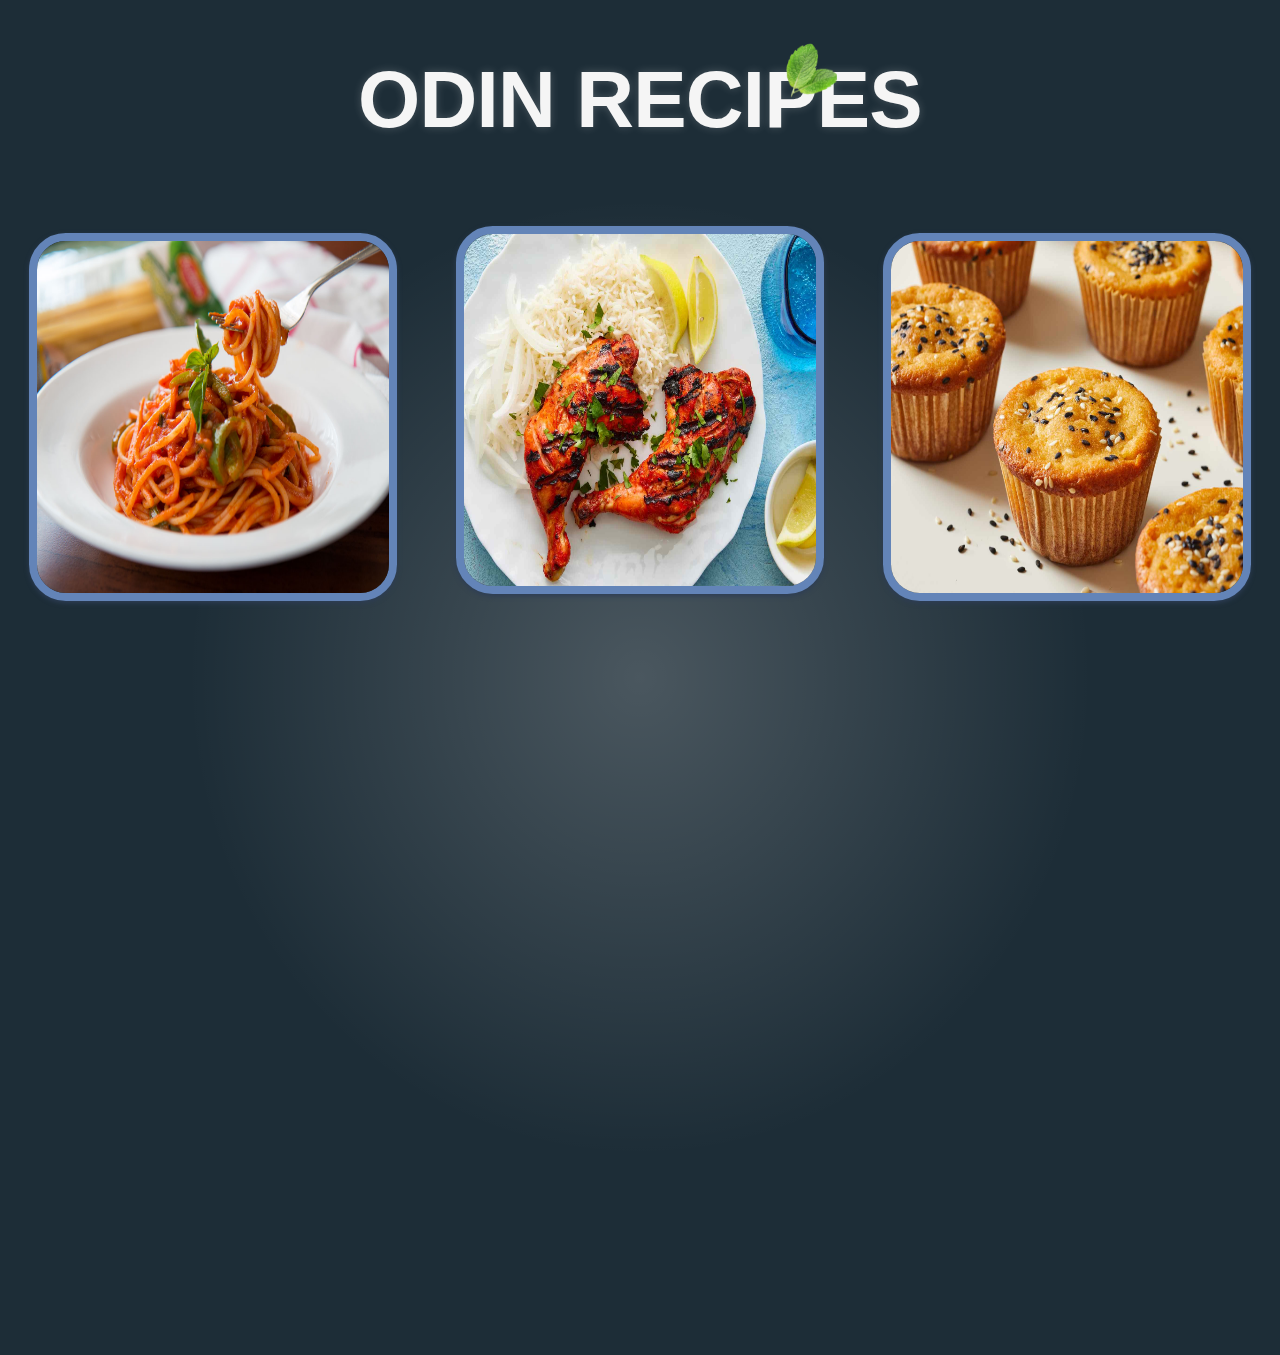
<file: index.html>
<!DOCTYPE html>
<html lang="en">
<head>
    <meta charset="UTF-8">
    <meta name="viewport" content="width=device-width, initial-scale=1.0">
    <title>Odin Recipes</title>
    <link rel="stylesheet" href="styles.css">
</head>
<body>
    <header class="container">
        <h1>ODIN RECIPES</h1>
    </header>

    <main>
        <div class="container">
            <div class="recipe">
                <a href="recipes/Spaghetti.html" class="Spaghetti">
                    <img src="assets/Spaghetti.jpg" alt="A fork lifting a spoonful of Spaghetti">
                </a>
                <div class="recipe_description">
                    <h3>Spaghetti</h3>
                    <p>It is a classic Italian dish made with al dente spaghetti, simmered in a rich tomato sauce infused with garlic and fresh basil. This simple yet flavorful meal is a staple of Italian cuisine, often enjoyed with a sprinkle of Parmesan cheese. It’s a beloved comfort food that captures the essence of traditional Italian cooking.</p>
                </div>
            </div>
            <div class="recipe">
                <a href="recipes/Tandoori _Chicken.html" class="tandoori-chicken">
                    <img src="assets/tandoori-chicken.jpg" alt="Tandoori Chicken alongside some Rice and Cabbage">
                </a>
                <div class="recipe_description">
                    <h3>Tandoori Chicken</h3>
                    <p>Tandoori chicken is a popular Indian dish where chicken is marinated in yogurt and a blend of spices, then roasted in a tandoor, a cylindrical clay oven. This method gives the chicken a smoky flavor and a vibrant red color. It’s often served with mint chutney and naan, making it a favorite at Indian restaurants worldwide.</p>
                </div>
            </div>
            <div class="recipe">
                <a href="recipes/Mochi_Muffins.html" class="mochi-muffins">
                    <img src="assets/mochi muffins.jpg" alt="Mochi Muffins sprinkled with sesame seeds">
                </a>
                <div class="recipe_description">
                    <h3>Mochi Muffins</h3>
                    <p>Mochi muffins are Japanese desserts made with sweet rice flour, coconut milk, and butter. These muffins are chewy on the inside and slightly crispy on the outside, offering a unique texture and sweet flavor. Perfect as a snack or dessert, they bring a taste of mochi in a convenient muffin form.</p>
                </div>
            </div>
        </div>
        <div class="footer container">
            <div class="item item1">The</div>
            <div class="item item2">recipes</div>
            <div class="item item3">are</div>
            <div class="item item4">taken</div>
            <div class="item item5">from</div>
            <div class="item item6"><a href="https://www.allrecipes.com/">allrecipes.com.</a></div>
        </div>
    </main>
    
</body>
</html>
</file>
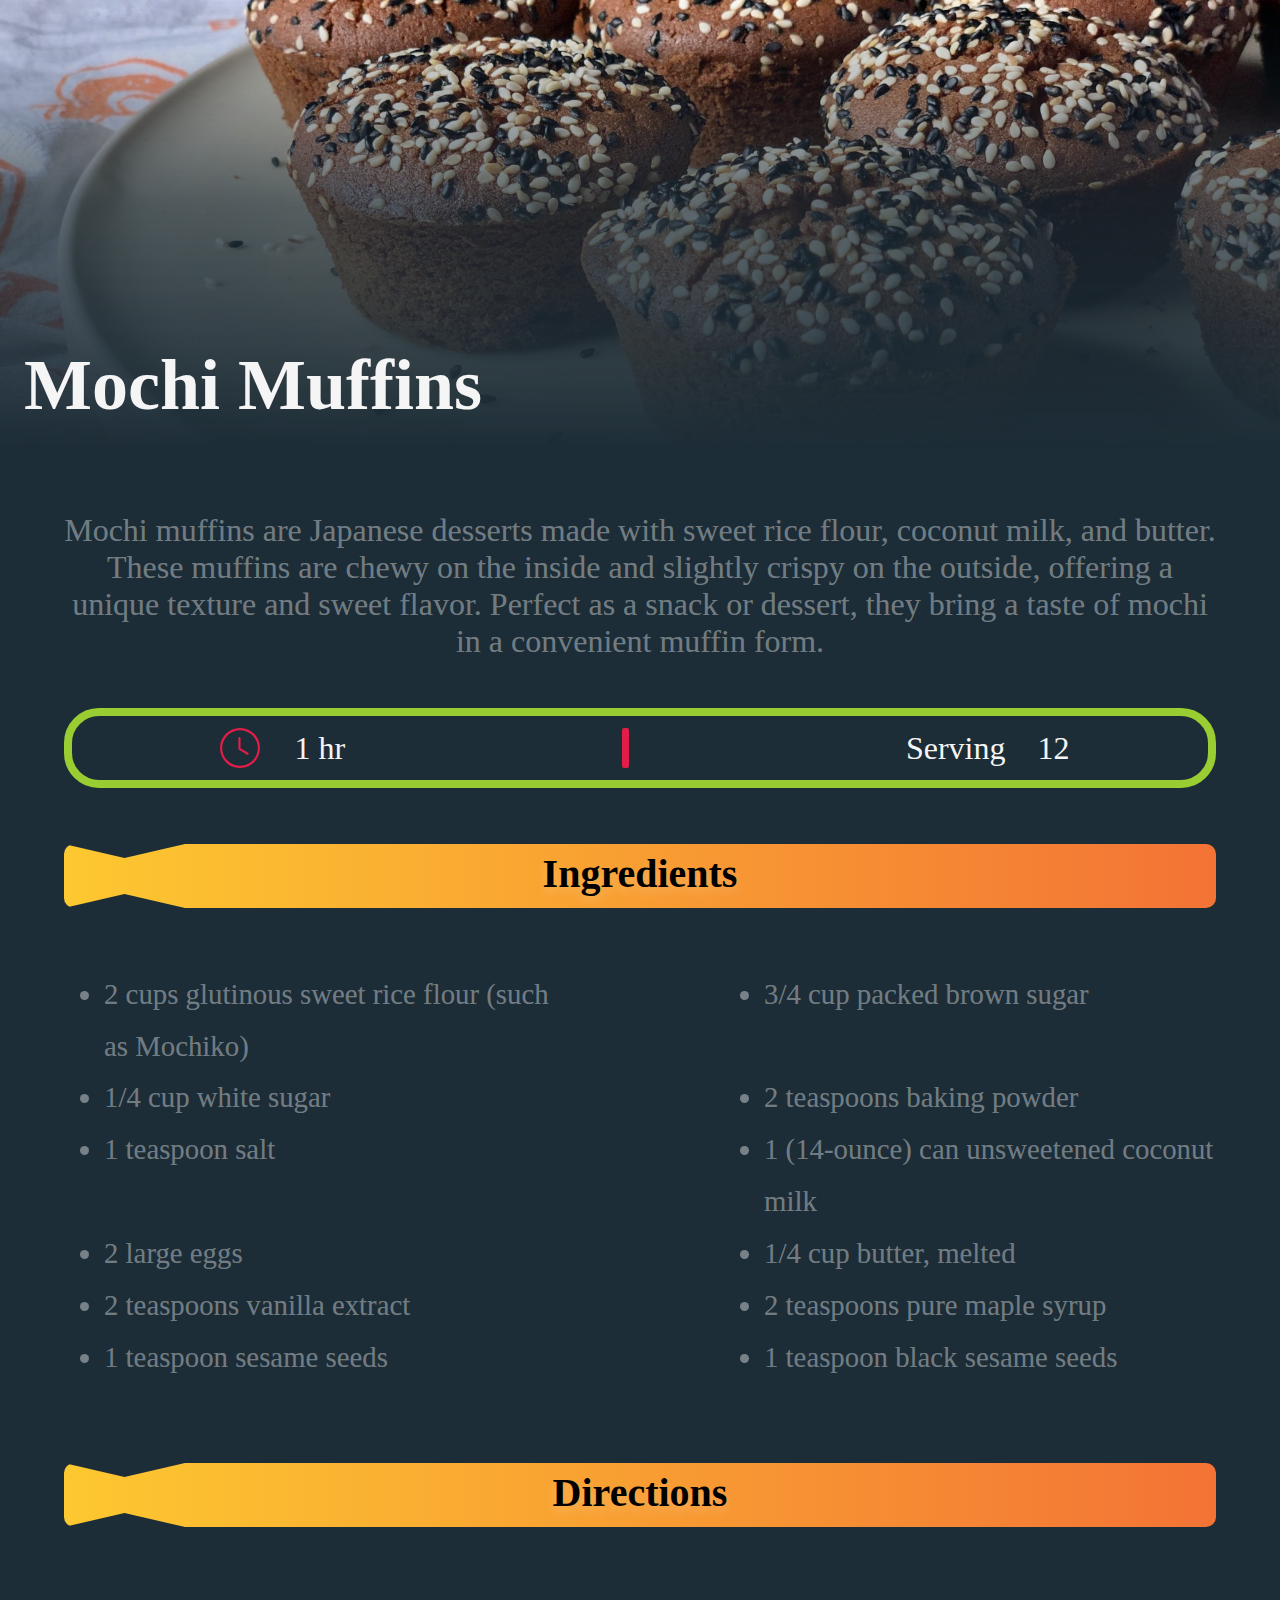
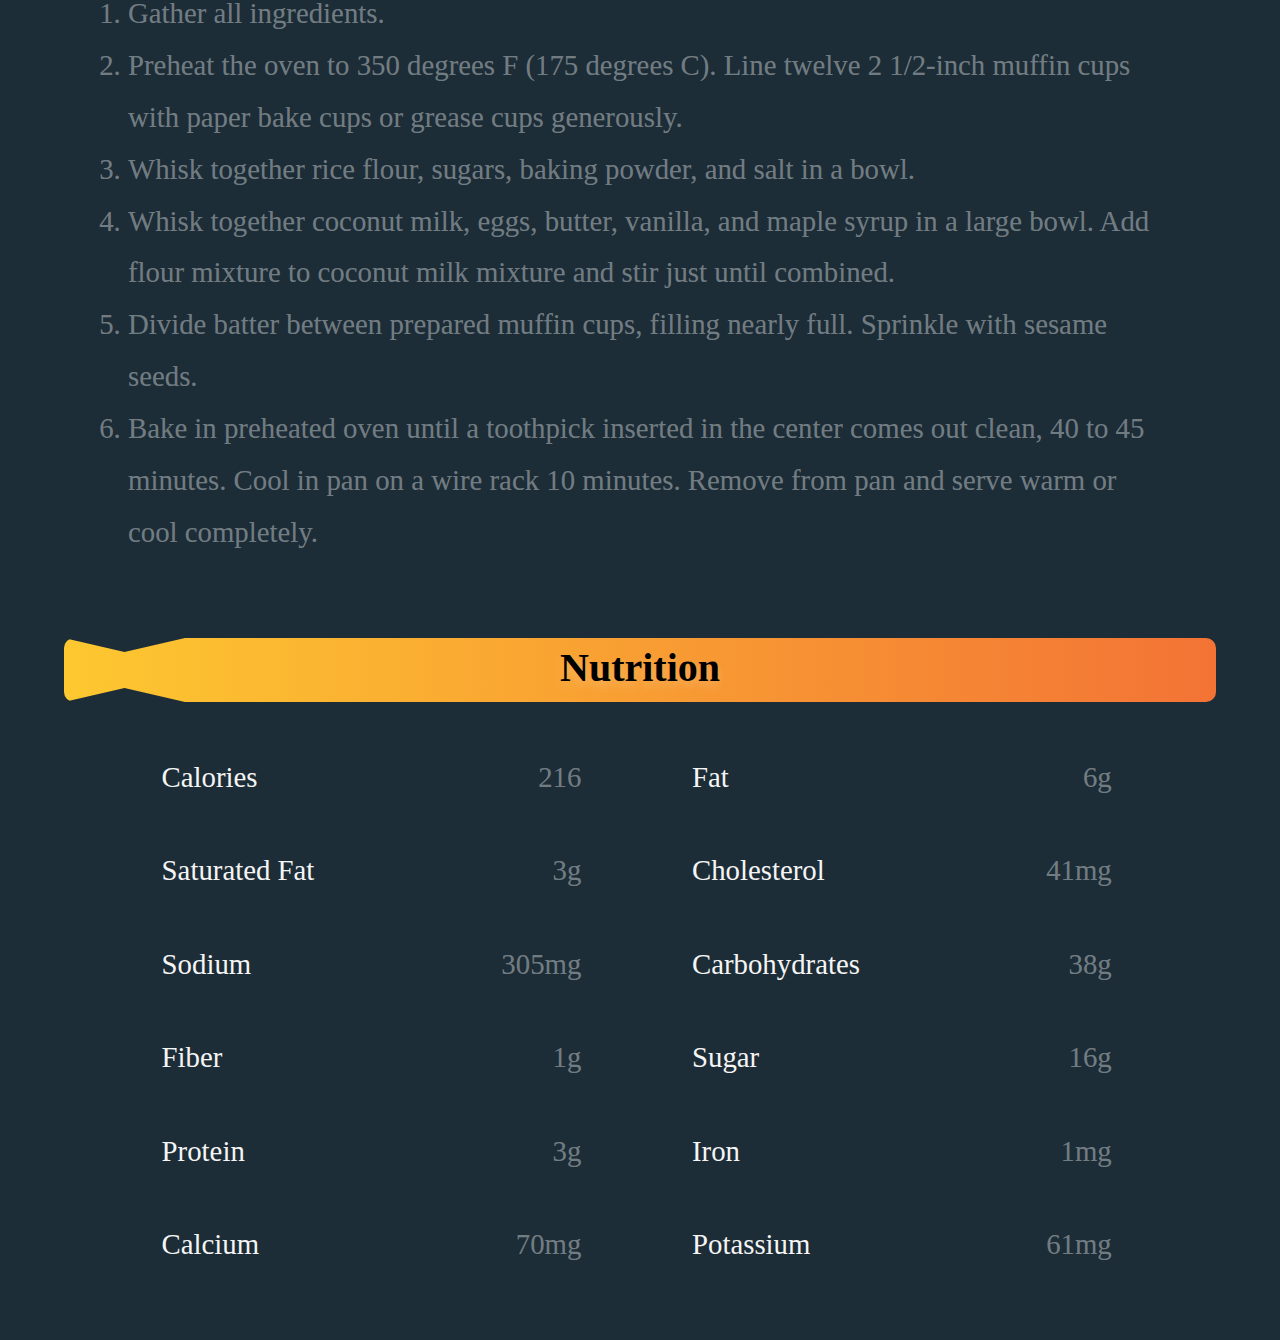
<file: recipes/Mochi_Muffins.html>
<!DOCTYPE html>
<html lang="en">
<head>
    <meta charset="UTF-8">
    <meta name="viewport" content="width=device-width, initial-scale=1.0">
    <title>Mochi Muffins</title>
    <link rel="stylesheet" href="Mochi_muffins.css">
</head>
<body>
    <header class="hero">
        <div class="hero__wrapper">
            <h1 class="hero__title">Mochi Muffins</h1>
            <img src="../assets/Mochi-LS.jpeg" alt="Mochi Muffins with sesame & black sesame seeds on top" class="hero__image">
        </div>
    </header>

    <main>
        <div class="content container">
            <div class="container_description">
                <p>
                    Mochi muffins are Japanese desserts made with sweet rice flour, coconut milk, and butter. These muffins are chewy on the inside and slightly crispy on the outside, offering a unique texture and sweet flavor. Perfect as a snack or dessert, they bring a taste of mochi in a convenient muffin form.
                </p>
            </div>
            <div class="wrapper">
                <div class="timing">
                    <img src="../assets/clock_rose.svg" alt="clock">
                    <span>1 hr</span>
                </div>
                <div class="divider">
                    <img src="../assets/divider_rose.svg" alt="divider">
                </div>
                <div class="serving">
                    <span>Serving</span> 
                    <span>12</span>
                </div>
            </div>
            <div class="ingredients">
                <div class="ingredients__title">
                    <h3>Ingredients</h3>
                </div>
                
                <ul class="ingredients__lists">
                    <li>2 cups glutinous sweet rice flour (such as Mochiko)</li>
                    <li>3/4 cup packed brown sugar</li>
                    <li>1/4 cup white sugar</li>
                    <li>2 teaspoons baking powder</li>
                    <li>1 teaspoon salt</li>
                    <li>1 (14-ounce) can unsweetened coconut milk</li>
                    <li>2 large eggs</li>
                    <li>1/4 cup butter, melted</li>
                    <li>2 teaspoons vanilla extract</li>
                    <li>2 teaspoons pure maple syrup</li>
                    <li>1 teaspoon sesame seeds</li>
                    <li>1 teaspoon black sesame seeds</li>
                </ul>
            </div>
            <div class="direction">
                <div class="direction__title">
                    <h3>Directions</h3>
                </div>
    
                <ol class="recipe__directions">
                    <li>Gather all ingredients.</li>
                    <li>Preheat the oven to 350 degrees F (175 degrees C). Line twelve 2 1/2-inch muffin cups with paper bake cups or grease cups generously.</li>
                    <li>Whisk together rice flour, sugars, baking powder, and salt in a bowl.</li>
                    <li>Whisk together coconut milk, eggs, butter, vanilla, and maple syrup in a large bowl. Add flour mixture to coconut milk mixture and stir just until combined.</li>
                    <li>Divide batter between prepared muffin cups, filling nearly full. Sprinkle with sesame seeds.</li>
                    <li>Bake in preheated oven until a toothpick inserted in the center comes out clean, 40 to 45 minutes. Cool in pan on a wire rack 10 minutes. Remove from pan and serve warm or cool completely. </li>
                </ol>
            </div>
            <div class="nutrition">
                <div class="nutrition__title">
                    <h3>Nutrition</h3>
                </div>
    
                <ul class="nutrition__table">
                    <li><span>Calories</span> 216</li>
                    <li><span>Fat</span> 6g</li>
                    <li><span>Saturated Fat</span> 3g</li>
                    <li><span>Cholesterol</span> 41mg</li>
                    <li><span>Sodium</span> 305mg</li>
                    <li><span>Carbohydrates</span> 38g</li>
                    <li><span>Fiber</span> 1g</li>
                    <li><span>Sugar</span> 16g</li>
                    <li><span>Protein</span> 3g</li>
                    <li><span>Iron</span> 1mg</li>
                    <li><span>Calcium</span> 70mg</li>
                    <li><span>Potassium</span> 61mg</li>
                </ul>
            </div>
        </div>
    </main>
</body>
</html>
</file>
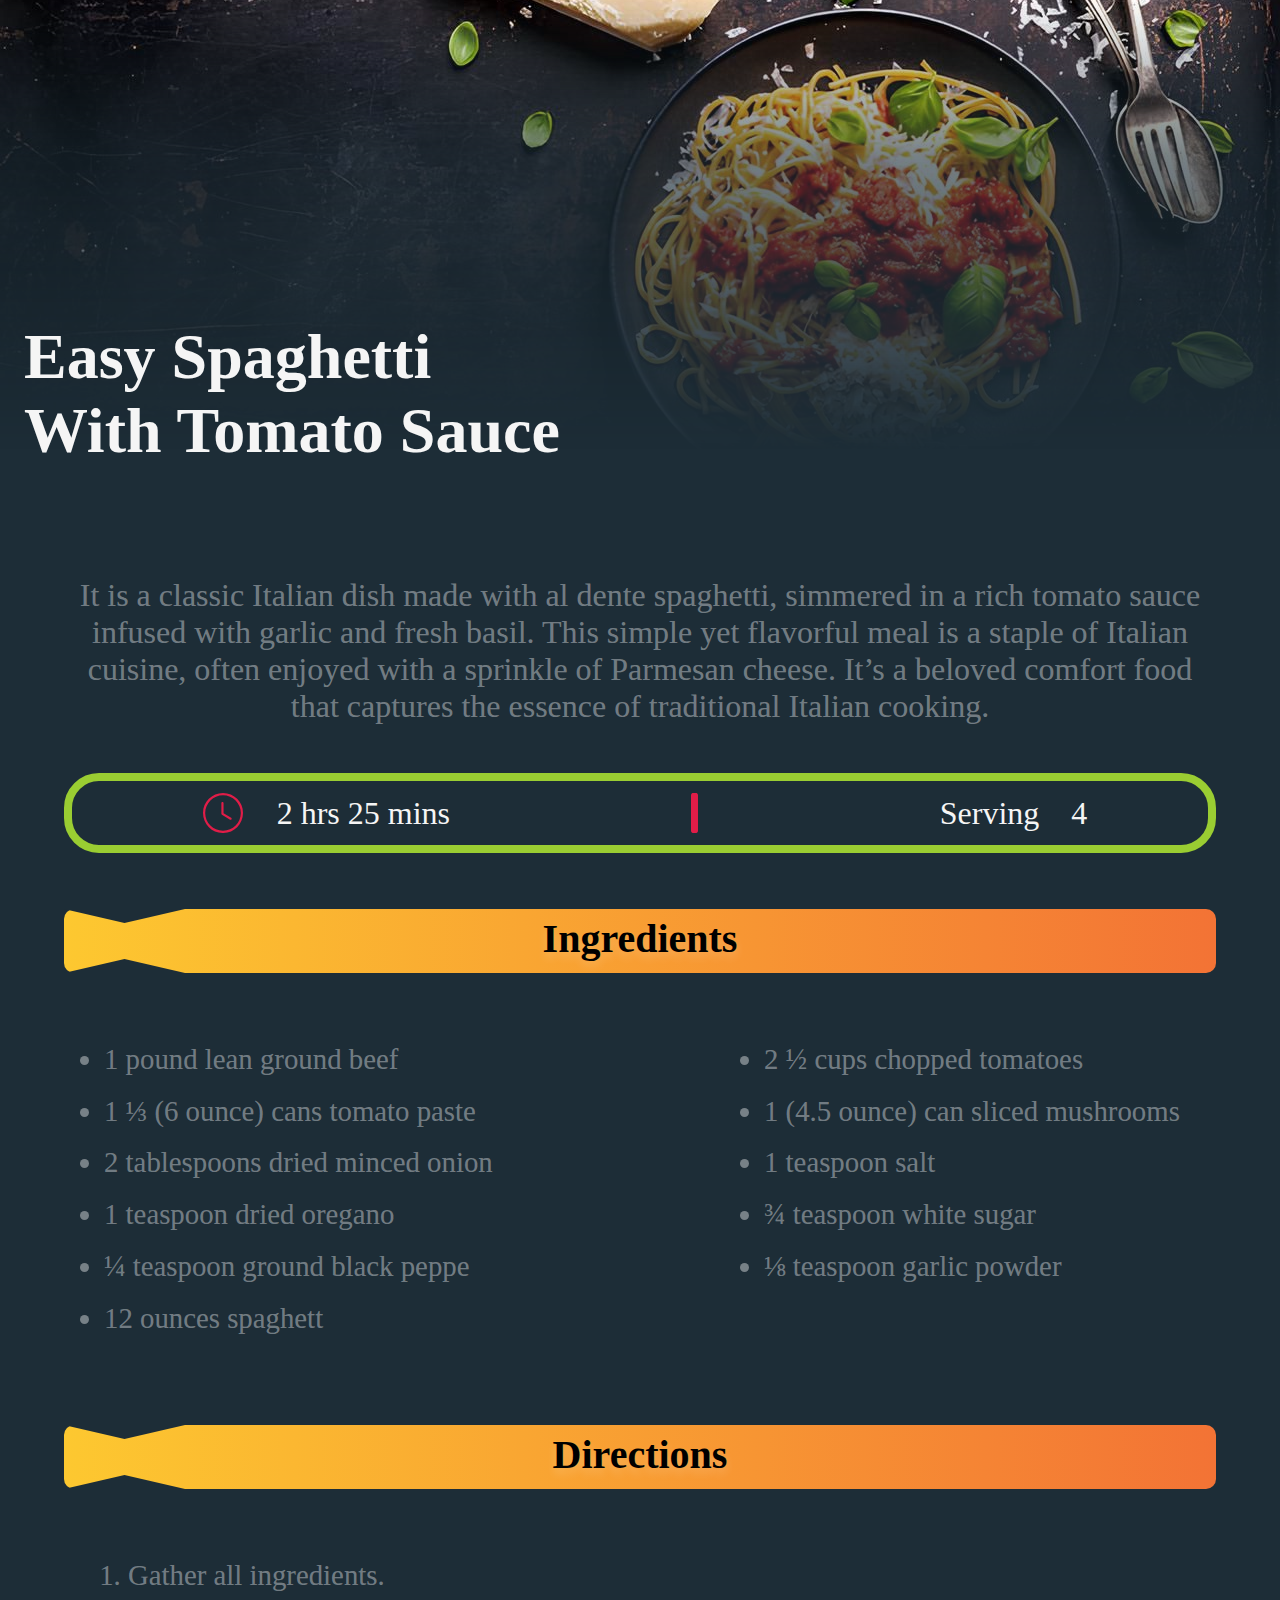
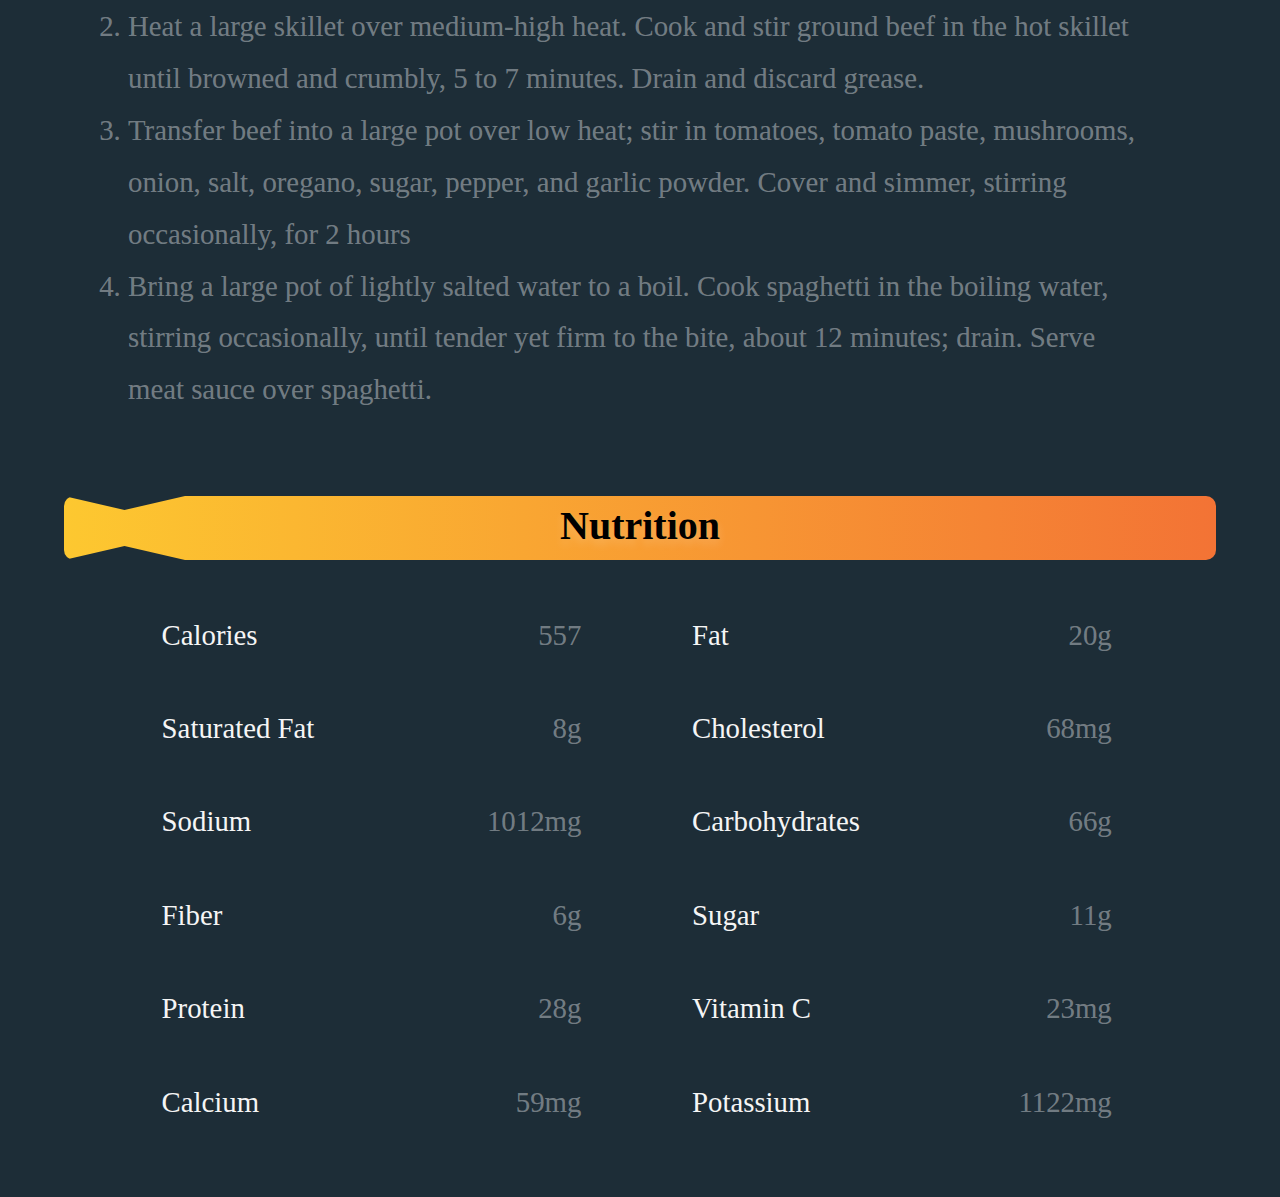
<file: recipes/Spaghetti.html>
<!DOCTYPE html>
<html lang="en">
<head>
    <meta charset="UTF-8">
    <meta name="viewport" content="width=device-width, initial-scale=1.0">
    <title>Spaghetti with Tomato Sauce</title>
    <link rel="stylesheet" href="pages.css">
</head>
<body>
    <header class="hero">
        <div class="hero__wrapper">
            <h1 class="hero__title">Easy Spaghetti <br>with Tomato Sauce</h1>
            <img src="../assets/Spaghetti-LS.jpg" alt="Spaghetti" class="hero__image">
        </div>
    </header>

    <!-- <div class="wave">
        <img src="../assets/Wave.svg" alt="wave pattern">
    </div> -->

    <main>
        <div class="content container">
            <div class="container_description">
                <p>
                    It is a classic Italian dish made with al dente spaghetti, simmered in a rich tomato sauce infused with garlic and fresh basil. This simple yet flavorful meal is a staple of Italian cuisine, often enjoyed with a sprinkle of Parmesan cheese. It’s a beloved comfort food that captures the essence of traditional Italian cooking.
                </p>
            </div>
            <div class="wrapper">
                <div class="timing">
                    <!-- <img src="../assets/clock_gold.svg" alt="clock"> -->
                    <img src="../assets/clock_rose.svg" alt="clock">
                    <span>2 hrs 25 mins</span>
                </div>
                <div class="divider">
                    <img src="../assets/divider_rose.svg" alt="divider">
                </div>
                <div class="serving">
                    <span>Serving</span> 
                    <span>4</span>
                </div>
            </div>
            <div class="ingredients">
                <div class="ingredients__title">
                    <h3>Ingredients</h3>
                </div>
                
                <ul class="ingredients__lists">
                    <li>1 pound lean ground beef</li>
                    <li>2 ½ cups chopped tomatoes</li>
                    <li>1 ⅓ (6 ounce) cans tomato paste</li>
                    <li>1 (4.5 ounce) can sliced mushrooms</li>
                    <li>2 tablespoons dried minced onion</li>
                    <li>1 teaspoon salt</li>
                    <li>1 teaspoon dried oregano</li>
                    <li>¾ teaspoon white sugar</li>
                    <li>¼ teaspoon ground black peppe</li>
                    <li>⅛ teaspoon garlic powder</li>
                    <li>12 ounces spaghett</li>
                </ul>
            </div>
            <div class="direction">
                <div class="direction__title">
                    <h3>Directions</h3>
                </div>

                <ol class="recipe__directions">
                    <li>Gather all ingredients.</li>
                    <li>Heat a large skillet over medium-high heat. Cook and stir ground beef in the hot skillet until browned and crumbly, 5 to 7 minutes. Drain and discard grease.</li>
                    <li>Transfer beef into a large pot over low heat; stir in tomatoes, tomato paste, mushrooms, onion, salt, oregano, sugar, pepper, and garlic powder. Cover and simmer, stirring occasionally, for 2 hours</li>
                    <li>Bring a large pot of lightly salted water to a boil. Cook spaghetti in the boiling water, stirring occasionally, until tender yet firm to the bite, about 12 minutes; drain. Serve meat sauce over spaghetti.</li>
                </ol>
            </div>
            <div class="nutrition">
                <div class="nutrition__title">
                    <h3>Nutrition</h3>
                </div>

                <ul class="nutrition__table">
                    <li><span>Calories</span> 557</li>
                    <li><span>Fat</span> 20g</li>
                    <li><span>Saturated Fat</span> 8g</li>
                    <li><span>Cholesterol</span> 68mg</li>
                    <li><span>Sodium</span> 1012mg</li>
                    <li><span>Carbohydrates</span> 66g</li>
                    <li><span>Fiber</span> 6g</li>
                    <li><span>Sugar</span> 11g</li>
                    <li><span>Protein</span> 28g</li>
                    <li><span>Vitamin C</span> 23mg</li>
                    <li><span>Calcium</span> 59mg</li>
                    <li><span>Potassium</span> 1122mg</li>
                </ul>
            </div>
        </div> 
    </main>
</body>
</html>
</file>
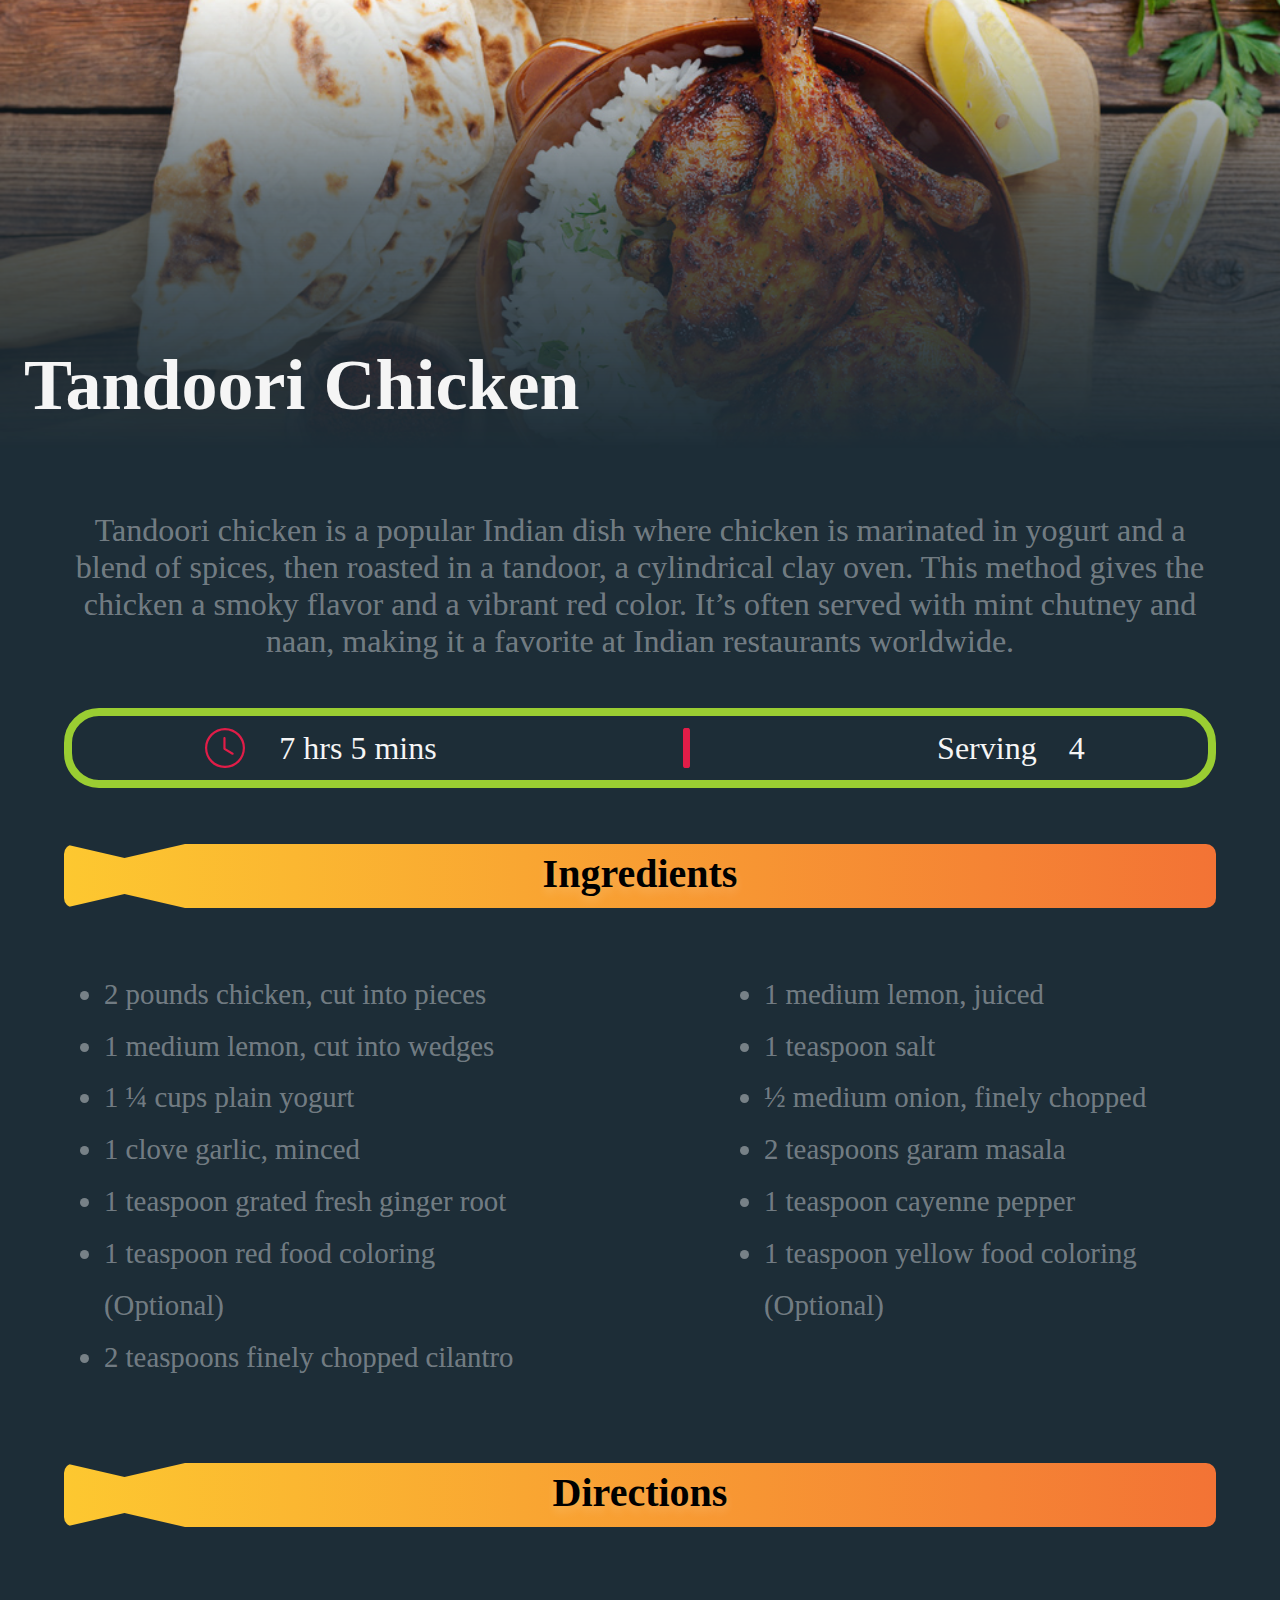
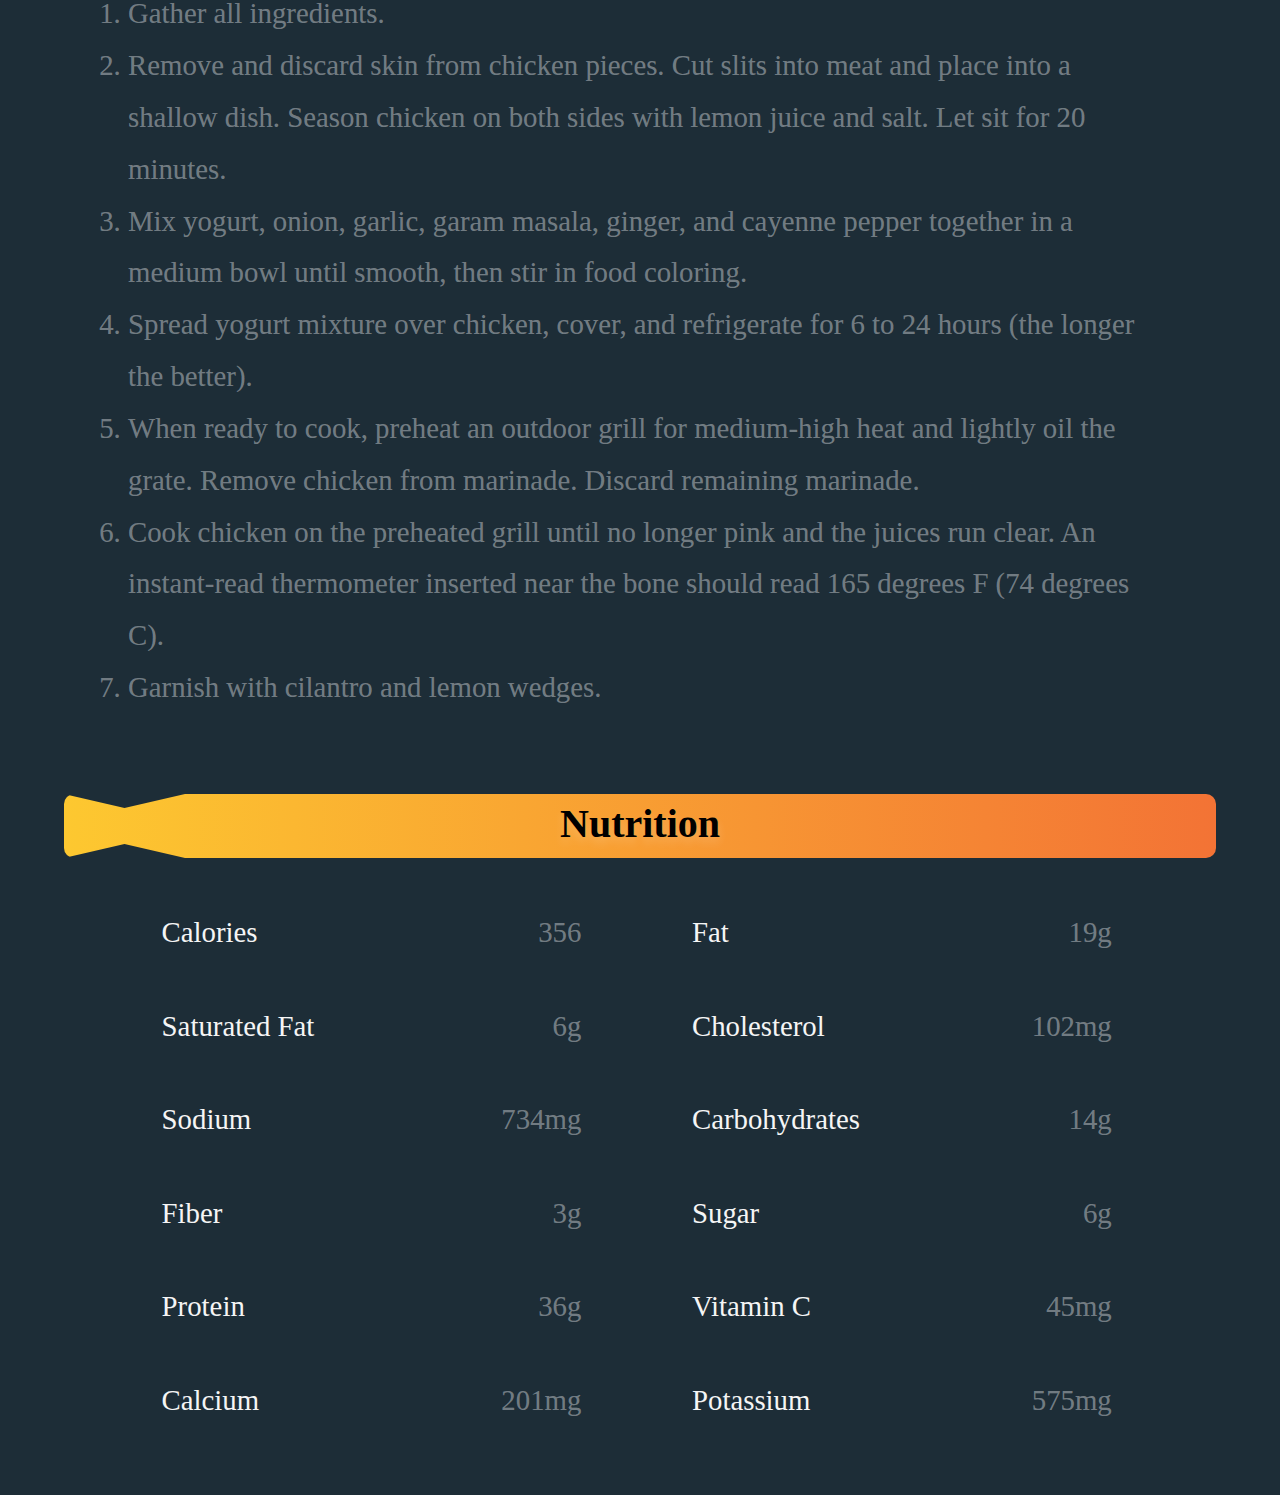
<file: recipes/Tandoori _Chicken.html>
<!DOCTYPE html>
<html lang="en">
<head>
    <meta charset="UTF-8">
    <meta name="viewport" content="width=device-width, initial-scale=1.0">
    <title>Tandoori Chicken</title>
    <link rel="stylesheet" href="Tandoori_Chicken.css">
</head>
<body>
    <header class="hero">
        <div class="hero__wrapper">
            <h1 class="hero__title">Tandoori Chicken</h1>
            <img src="../assets/Tandoori-LS.png" alt="Mochi Muffins with sesame & black sesame seeds on top" class="hero__image">
        </div>
    </header>

    <main>
        <div class="content container">
            <div class="container_description">
                <p>
                    Tandoori chicken is a popular Indian dish where chicken is marinated in yogurt and a blend of spices, then roasted in a tandoor, a cylindrical clay oven. This method gives the chicken a smoky flavor and a vibrant red color. It’s often served with mint chutney and naan, making it a favorite at Indian restaurants worldwide.
                </p>
            </div>
            <div class="wrapper">
                <div class="timing">
                    <img src="../assets/clock_rose.svg" alt="clock">
                    <span>7 hrs 5 mins</span>
                </div>
                <div class="divider">
                    <img src="../assets/divider_rose.svg" alt="divider">
                </div>
                <div class="serving">
                    <span>Serving</span> 
                    <span>4</span>
                </div>
            </div>
            <div class="ingredients">
                <div class="ingredients__title">
                    <h3>Ingredients</h3>
                </div>
                
                <ul class="ingredients__lists">
                    <li>2 pounds chicken, cut into pieces</li>
                    <li>1 medium lemon, juiced</li>
                    <li>1 medium lemon, cut into wedges</li>
                    <li>1 teaspoon salt</li>
                    <li>1 ¼ cups plain yogurt</li>
                    <li>½ medium onion, finely chopped</li>
                    <li>1 clove garlic, minced</li>
                    <li>2 teaspoons garam masala</li>
                    <li>1 teaspoon grated fresh ginger root</li>
                    <li>1 teaspoon cayenne pepper</li>
                    <li>1 teaspoon red food coloring (Optional)</li>
                    <li>1 teaspoon yellow food coloring (Optional)</li>
                    <li>2 teaspoons finely chopped cilantro</li>
                </ul>
            </div>
            <div class="direction">
                <div class="direction__title">
                    <h3>Directions</h3>
                </div>
    
                <ol class="recipe__directions">
                    <li>Gather all ingredients.</li>
                    <li>Remove and discard skin from chicken pieces. Cut slits into meat and place into a shallow dish. Season chicken on both sides with lemon juice and salt. Let sit for 20 minutes.</li>
                    <li>Mix yogurt, onion, garlic, garam masala, ginger, and cayenne pepper together in a medium bowl until smooth, then stir in food coloring.</li>
                    <li>Spread yogurt mixture over chicken, cover, and refrigerate for 6 to 24 hours (the longer the better).</li>
                    <li>When ready to cook, preheat an outdoor grill for medium-high heat and lightly oil the grate. Remove chicken from marinade. Discard remaining marinade.</li>
                    <li>Cook chicken on the preheated grill until no longer pink and the juices run clear. An instant-read thermometer inserted near the bone should read 165 degrees F (74 degrees C).</li>
                    <li>Garnish with cilantro and lemon wedges.</li>
                </ol>
            </div>
            <div class="nutrition">
                <div class="nutrition__title">
                    <h3>Nutrition</h3>
                </div>
    
                <ul class="nutrition__table">
                    <li><span>Calories</span> 356</li>
                    <li><span>Fat</span> 19g</li>
                    <li><span>Saturated Fat</span> 6g</li>
                    <li><span>Cholesterol</span> 102mg</li>
                    <li><span>Sodium</span> 734mg</li>
                    <li><span>Carbohydrates</span> 14g</li>
                    <li><span>Fiber</span> 3g</li>
                    <li><span>Sugar</span> 6g</li>
                    <li><span>Protein</span> 36g</li>
                    <li><span>Vitamin C</span> 45mg</li>
                    <li><span>Calcium</span> 201mg</li>
                    <li><span>Potassium</span> 575mg</li>
                </ul>
            </div>
        </div>
    </main>
</body>
</html>
</file>
<file: styles.css>
:root {
    --clr-bg: #1d2d37;
    --clr-header: whitesmoke;
    --clr-text: rgba(255, 255, 255, 0.4);
    --clr-shadow: #fff3;
    --clr-border: rgb(99, 132, 184);
    --clr-rose: #e11d48;
}

*,
*::after,
*::before {
    box-sizing: border-box;
}

body {
    background-color: var(--clr-bg);
}

.container {
    width: 100%;
    margin-left: auto;
    margin-right: auto;
    padding-left: 0.5rem;
    padding-right: 0.5rem;
}

header h1 {
    font-size: 2rem;
    font-family:'Lucida Sans', 'Lucida Sans Regular', 'Lucida Grande', 'Lucida Sans Unicode', Verdana, sans-serif;
    color: var(--clr-header);
    letter-spacing: -0.05rem;
    text-align: center;
    text-shadow: 0 0 10px var(--clr-shadow);
    margin-bottom:2rem;
}

header h1::before {
    position: absolute;
    left: 65%;
    bottom: 95%;
    width: 25px;
    height:25px;
    content: '';
    background-image: url(assets/leaves.png);
    background-size: cover;
    background-repeat: no-repeat;
    transform: rotate(-25deg);
}

.recipe a {
    display: block;
    text-align: center;
}

.recipe img {
    max-width: 100%;
    width: 18.75rem;
    height: 18.75rem;
    border: 0.3125rem solid var(--clr-border);
    border-radius: 10%;
    margin: 0 auto;
    box-shadow: 0px 2px 5px rgb(45, 61, 86);
}

h3 {
    text-align: center;
    font-size: 1.5rem;
    font-family: 'Segoe UI', Tahoma, Geneva, Verdana, sans-serif;
    color: var(--clr-header);
    text-shadow: 0 0 5px var(--clr-shadow);
    letter-spacing: 0.15625rem;
}

p {
    text-align: center;
    font-size: 1rem;
    font-family: 'Trebuchet MS', 'Lucida Sans Unicode', 'Lucida Grande', 'Lucida Sans', Arial, sans-serif;
    margin-bottom: 3rem;
    color: var(--clr-text);
    margin-inline: auto;
}

.footer {
    width: 90%;
    max-width: 1530px;
    height: 50px;
    margin-inline: auto;
    position: relative;
    display: flex;
    gap: 0.5rem;
    align-items: center;
    justify-content: center;
}

.item {
    font-size: 1.2rem;
    font-family: Georgia, 'Times New Roman', Times, serif;
    color: var(--clr-header);
    opacity: 85%;
}

.item a {
    text-decoration: none;
    color: var(--clr-rose);
}

.item a:hover {
    color:#6d28d9;
}

.item a:visited {
    color:#4d7c0f;
}

/* xs */
@media (min-width: 475px) {

    header h1 {
        font-size: 2.5rem;
    }

    h3 {
        font-size: 1.75rem;
    }
    p {
        font-size: 1.35rem;
    }
}

/* sm */
/* @media (min-width: 640px) {
} */

/* md */
@media (min-width: 768px) {

    header h1 {
        font-size: 3rem;
    }

    header h1::before {
        left: 60.5%;
        bottom: 93.5%;
        width: 35px;
        height:35px;
        transform: rotateY(-20deg);
    }

    .recipe {
        display: flex;
        gap: 3rem;
        align-items: center;
        justify-content: center;
        margin-bottom: 2rem;
    }

    .recipe img {
        width: 18.75rem;
        border: 0.375rem solid var(--clr-border);
    }

    h3 {
        font-size: 1.8rem;
        text-align: left;
    }
    p {
        max-width: 45ch;
        font-size: 1.3rem;
        text-align: justify;
    }

    .footer {
        width: 90%;
        max-width: 1536px;
        margin-inline: auto;
        position: relative;
        height: 40px;
        overflow: hidden;
        gap: 0.5rem;
        align-items: center;
        justify-content: center;
        mask-image: linear-gradient(
            to right,
            rgba(0,0,0,0),
            rgba(0,0,0,1) 20%,
            rgba(0,0,0,1) 80%,
            rgba(0,0,0,0)
        );
    }

     @keyframes scrollLeft {
        to {
            left: -100px; 
        }
    } 

    .item {
        position: absolute;
        width: 100px;
        left: 100%;
        animation-name: scrollLeft;
        animation-duration: 10s;
        animation-timing-function: linear;
        animation-iteration-count: infinite;
    }

    .item1 {
        animation-delay: calc(10s / 6 * (6 - 1) * -1);
    }
    .item2 {
        animation-delay: calc(10s / 6 * (6 - 2) * -1);
    }  
    .item3 {
        animation-delay: calc(10s / 6 * (6 - 3) * -1);
    }
    .item4 {
        animation-delay: calc(10s / 6 * (6 - 4) * -1);
    }
    .item5 {
        animation-delay: calc(10s / 6 * (6 - 5) * -1);
    }
    .item6 {
        animation-delay: calc(10s / 6 * (6 - 6) * -1);
    }

}

/* lg */
@media (min-width: 1024px) {

    body {
        background-image: radial-gradient(
            #fff3, transparent 50%
        );
    }

    header h1 {
        font-size: 4rem;
    }

    header h1::before {
        left: 60%;
        bottom: 91.5%;
        width: 45px;
        height:45px;
        transform: rotateY(-23deg);
    }

    main .container:first-child {
        display: flex;
        gap: 2rem;
        justify-content: space-around;
        margin-bottom: 10rem;
    }
    
    .recipe {
        display: flex;
        flex-direction: column;
        gap:3rem;
        align-items:center;
        justify-content: space-around;
        margin-bottom: 3rem;
        transition: transform 0.3s ease-in-out;
        transition: filter 0.25s ease-in-out;
    }  

    .recipe h3,
    .recipe p {
        z-index: 3;
        max-width: 30ch;
        visibility: hidden;
        opacity: 0;
        transition: visibility 0s, opacity 0.5s ease-in-out;
    }

    h3 {
        font-size: 2rem;
        text-align: center;
    }
    p {
        font-size: 1.5rem;
    }

    .recipe:hover h3,
    .recipe:hover p  {
        visibility: visible;
        opacity: 1;
    }

    .recipe img {
        width: 20.3125rem;
        height: 20.3125rem;
    }

    .recipe:hover {
        transform: scale(1.05); /* Increases the size of the image container by 5% */
    } 

    .recipe:active {
        transform: scale(0.96);
    }

    .container:hover .recipe:not(:hover) {
        filter: grayscale(1) blur(5px);
    }

    .footer {
        height: 3rem;
    }

     @keyframes scrollLeft {
        to {
            left: -125px; 
        }
    }

    .item {
        width: 125px;
        animation-duration: 20s;
        font-size: 1.5rem;
        text-align: center;
    }

    .item1 {
        animation-delay: calc(20s / 6 * (6 - 1) * -1);
    }
    .item2 {
        animation-delay: calc(20s / 6 * (6 - 2) * -1);
    }  
    .item3 {
        animation-delay: calc(20s / 6 * (6 - 3) * -1);
    }
    .item4 {
        animation-delay: calc(20s / 6 * (6 - 4) * -1);
    }
    .item5 {
        animation-delay: calc(20s / 6 * (6 - 5) * -1);
    }
    .item6 {
        animation-delay: calc(20s / 6 * (6 - 6) * -1);
    }
}

/* xL */
@media (min-width: 1280px) {

    header h1 {
        font-size: 5rem;
        margin-bottom: 5rem;
    }

    header h1::before {
        left: 61%;
        bottom: 89%;
        width: 60px;
        height:60px;
        transform: rotateY(-30deg);
    }

    .recipe img {
        width: 23rem;
        height: 23rem;
        border: 0.5rem solid var(--clr-border);
    }

    .footer {
        height: 4rem;
    }

     @keyframes scrollLeft {
        to {
            left: -150px; 
        }
    }

    .item {
        width: 150px;
        font-size: 2rem;
    }
}

/* 2xL */
@media (min-width: 1536px) {
    header h1::before {
        left: 59%;
        bottom: 89%;
        width: 60px;
        height:60px;
        transform: rotateY(-30deg);
    }
}
</file>
<file: recipes/Mochi_muffins.css>
:root {
    --clr-bg: #1d2d37;
    --clr-header: whitesmoke;
    --clr-text: rgba(255, 255, 255, 0.4);
    --clr-shadow: #fff3;
    --clr-border: #9acd32;
    --clr-rose: #e11d48;
}

*,
*::after,
*::before {
    box-sizing: border-box;
    margin: 0;
}

body {
    margin: 0;
    background-color: var(--clr-bg);
}

.content.container {
    max-width: 90%;
    margin-left: auto;
    margin-right: auto;
}

.hero {
    width: 100%;
    overflow: hidden;
    margin-bottom: 1.5rem;
    position: relative;
}

.hero__wrapper {
    position: relative;
    padding-bottom: 22vh;
}

.hero__title{
    font-size: 2.5rem;
    color: var(--clr-header);
    text-transform: capitalize;
    position: relative;
    z-index: 2;
    top: 11.5rem;
    left: 0.5rem;
}

.hero__image {
    position: absolute;
    left: 0;
    right: 0;
    top: 0;
    width: 100%;
    height: 35vh;

    object-fit: cover;
    mask-image: linear-gradient(
        black,
        rgb(0,0,0,0.3) 45%,
        transparent);
}

.container_description {
    color: var(--clr-text);
    font-size: 1.5rem;
    text-align: center;
    margin-bottom: 2rem;
}

.wrapper {
    max-width: 100%;
    height: 70px;
    font-size: 1.5rem;
    color: var(--clr-header);
    border: 5px solid var(--clr-border);
    border-radius: 25px;
    display: flex;
    align-items: center;
    justify-content: space-around;
    margin-block: 1.5rem;
}

.timing {
    display: flex;
    align-items: center;
    justify-content: space-between;
    gap: 1rem;
}

.timing img {
    width: 30px;
    height: 25px;
}

.divider {
    width: 5px;
    align-self: center;
    display: flex;
}

.serving {
    display: flex;
    gap: 1rem;
}

.ingredients,
.direction,
.nutrition {
    margin-block: 2rem;
}

.ingredients__title,
.direction__title,
.nutrition__title {
    height: 3rem;
    position: relative;
    background:linear-gradient(
        to right,
        #fdc830,
        #f37335
    );
    border-radius: 10px;

}

.ingredients__title::before,
.ingredients__title::after,
.direction__title::before,
.direction__title::after,
.nutrition__title::before,
.nutrition__title::after {
    content: '';
    position: absolute;
    width: 100%;
    height: 10px;
    background:var(--clr-bg);
}

.ingredients__title::before,
.direction__title::before,
.nutrition__title::before {
    top: 0;
    mask-image: url(../assets/triangle_upside-down.svg);
    mask-repeat: no-repeat;
}

.ingredients__title::after,
.direction__title::after,
.nutrition__title::after {
    bottom: 0;
    mask-image: url(../assets/triangle.svg);
    mask-repeat: no-repeat;
}

.ingredients h3,
.direction h3,
.nutrition h3 {
    text-align: center;
    line-height: 1.5;
    font-size: 1.8rem;
    text-shadow: 0 0 5px var(--clr-shadow);
    margin-block: 1.5rem;
    color: black;
}

.ingredients__lists,
.recipe__directions,
.nutrition__table {
    margin-top: 1.5rem;
    font-size: 1.3rem;
    color: var(--clr-text);
    line-height: 1.5;
}

.nutrition__table {
    list-style-type: none;
    width: 90%;
}

.nutrition__table li {
    padding-block: 0.3rem;
    margin-block: 0.5rem;
    display: flex;
    align-items: center;
    justify-content:space-between;
}

.nutrition__table span {
    color: var(--clr-header);
}

/* md */
@media (min-width: 768px) {

    .hero {
        overflow-x: hidden;
    }

    .hero__wrapper {
        padding-bottom: 30vh;
    }

    .hero__title{
        font-size: 3rem;
        top:19rem;
        left: 2rem;
    }

    .hero__image {
        width: 100%;
        object-fit: cover;
        height: 40vh;
    }

    .container_description {
        font-size: 1.8rem;
        margin-bottom: 2.5rem;
    }

    .wrapper {
        height: 70px;
        font-size: 2rem;
        border: 8px solid var(--clr-border);
        border-radius: 30px;
        margin-block: 2rem;
    }
    
     .timing {
         gap: 1.5rem;
         display: flex;
         align-items: center;
    } 
    
    .timing img {
        width: 45px;
        height: 30px;
    }
    
    .divider {
        width: 7px;
    }
    
    .serving {
        gap: 1.5rem;
    }

    .ingredients,
    .direction,
    .nutrition {
        margin-block: 2.5rem;
    }

    .ingredients__title h3 ,
    .direction__title h3,
    .nutrition__title h3 {
        text-shadow: 0 3px 10px var(--clr-shadow);
    }

    .ingredients__title::before,
    .ingredients__title::after,
    .direction__title::before,
    .direction__title::after,
    .nutrition__title::before,
    .nutrition__title::after {
        content: '';
        height: 12px;
    }

    .ingredients h3,
    .direction h3,
    .nutrition h3 {
        font-size: 2rem;
        /* font-family: 'Segoe UI', Tahoma, Geneva, Verdana, sans-serif; */
    }

    .ingredients__lists,
    .recipe__directions,
    .nutrition__table {
        margin-top: 1.8rem;
        font-size: 1.5rem;
        line-height: 1.8;
    }

    .nutrition__table li {
        padding-block: 0.5rem;
        margin-block: 0.8rem;
    }
}

/* Lg */
@media (min-width: 1024px) {

    .hero {
        overflow-x: hidden;
        overflow-y: visible;
    }

    .hero__wrapper {
        padding-bottom: 40vh;
    }

    .hero__title{
        font-size: 4rem;
        top:21rem;
    }

    .hero__image {
        height: 45vh;
    }

    .ingredients {
        margin-top: 3.5rem;
    }

    .ingredients__lists {
        padding-block: 2rem;
        display: grid;
        grid-template-columns: repeat(2, 1fr);
        column-gap: 10rem;
    }

    .recipe__directions {
        padding: 2rem;
        margin-inline: 2rem;
    }

    .nutrition__table {
        display: grid;
        grid-template-columns: repeat(2, 1fr);
        column-gap: 4rem;
        margin-inline: auto;
    }

    .nutrition__table li {
        width: 90%;
        display: flex;
        justify-content: space-between;
    }
}

/* xL */
@media (min-width: 1280px) {

    .hero__wrapper {
        padding-bottom: 45vh;
    }

    .hero__title{
        font-size: 4.5rem;
        top:21.5rem;
        left: 1.5rem;
    }

    .hero__image {
        height: 50vh;
    }

    .container_description {
        font-size: 2rem;
        margin-bottom: 3rem;
    }

    .wrapper {
        height: 80px;
        border-radius: 35px;
        margin-bottom: 3.5rem;
    }
    
    .timing img {
        width: 60px;
        height: 40px;
    }

    .serving {
        gap: 2rem;
    }

    .ingredients,
    .direction,
    .nutrition { 
    margin-block: 3rem;
    } 

    .ingredients__title,
    .direction__title,
    .nutrition__title {
        height: 4rem;
    }


    .ingredients__title h3 ,
    .direction__title h3,
    .nutrition__title h3 {
        font-size: 2.5rem;
        text-shadow: 0 5px 10px var(--clr-shadow);
    } 

    .ingredients__title::before,
    .ingredients__title::after,
    .direction__title::before,
    .direction__title::after,
    .nutrition__title::before,
    .nutrition__title::after {
        content: '';
        height: 14px;
    } 

    .ingredients__lists {
        column-gap: 13rem;
    }

    .ingredients__lists li,
    .recipe__directions li,
    .nutrition__table li { 
        font-size: 1.8rem;
    }
}

/* 2xL */
@media (min-width: 1536px) {

    .hero {
        overflow: hidden;
    }

    .hero__image {
        height: 55vh;
    }

    .container_description {
        font-size: 2.5rem;
    }

}
</file>
<file: recipes/pages.css>
:root {
    --clr-bg: #1d2d37;
    --clr-header: whitesmoke;
    --clr-text: rgba(255, 255, 255, 0.4);
    --clr-shadow: #fff3;
    --clr-border: #9acd32;
    --clr-rose: #e11d48;
}

*,
*::after,
*::before {
    box-sizing: border-box;
    margin: 0;
}

body {
    margin: 0;
    background-color: var(--clr-bg);
}

.content.container {
    max-width: 90%;
    margin-left: auto;
    margin-right: auto;
}

.hero {
    width: 100%;
    overflow: hidden;
    margin-bottom: 1.5rem;
    position: relative;
}

.hero__wrapper {
    position: relative;
    padding-bottom: 22vh;
}

.hero__title{
    font-size: 2.5rem;
    color: var(--clr-header);
    text-transform: capitalize;
    position: relative;
    z-index: 2;
    top: 11rem;
    left: 1rem;
}

.hero__image {
    position: absolute;
    left: 0;
    right: 0;
    top: 0;
    width: 100%;
    height: 35vh;

    object-fit: cover;
    mask-image: linear-gradient(
        rgb(0,0,0,1),
        rgb(0,0,0,0.4) 35%,
        transparent); 
}

.container_description {
    color: var(--clr-text);
    font-size: 1.5rem;
    text-align: center;
    margin-bottom: 2rem;
}

.wrapper {
    max-width: 100%;
    height: 70px;
    font-size: 1.5rem;
    color: var(--clr-header);
    border: 5px solid var(--clr-border);
    border-radius: 25px;
    display: flex;
    align-items: center;
    justify-content: space-around;
    margin-block: 1.5rem;
}

.timing {
    display: flex;
    align-items: center;
    justify-content: space-between;
    gap: 1rem;
}

.timing img {
    width: 30px;
    height: 25px;
}

.divider {
    width: 5px;
    align-self: center;
    display: flex;
}

.serving {
    display: flex;
    gap: 1rem;
}

.ingredients,
.direction,
.nutrition {
    margin-block: 2rem;
}

.ingredients__title,
.direction__title,
.nutrition__title {
    height: 3rem;
    position: relative;
    background:linear-gradient(
        to right,
        #fdc830,
        #f37335
    );
    border-radius: 10px;

}

.ingredients__title::before,
.ingredients__title::after,
.direction__title::before,
.direction__title::after,
.nutrition__title::before,
.nutrition__title::after {
    content: '';
    position: absolute;
    width: 100%;
    height: 10px;
    background:var(--clr-bg);
}

.ingredients__title::before,
.direction__title::before,
.nutrition__title::before {
    top: 0;
    mask-image: url(../assets/triangle_upside-down.svg);
    mask-repeat: no-repeat;
}

.ingredients__title::after,
.direction__title::after,
.nutrition__title::after {
    bottom: 0;
    mask-image: url(../assets/triangle.svg);
    mask-repeat: no-repeat;
}

.ingredients h3,
.direction h3,
.nutrition h3 {
    text-align: center;
    line-height: 1.5;
    font-size: 1.8rem;
    /* font-family: 'Segoe UI', Tahoma, Geneva, Verdana, sans-serif; */
    text-shadow: 0 0 5px var(--clr-shadow);
    margin-block: 1.5rem;
    color: black;
}

.ingredients__lists,
.recipe__directions,
.nutrition__table {
    margin-top: 1.5rem;
    font-size: 1.3rem;
    color: var(--clr-text);
    line-height: 1.5;
}

.nutrition__table {
    list-style-type: none;
    width: 90%;
}

.nutrition__table li {
    padding-block: 0.3rem;
    margin-block: 0.5rem;
    display: flex;
    align-items: center;
    justify-content:space-between;
}

.nutrition__table span {
    color: var(--clr-header);
}

/* md */
@media (min-width: 768px) {

    .hero {
        overflow-x: hidden;
    }

    .hero__wrapper {
        padding-bottom: 30vh;
    }

    .hero__title{
        font-size: 3rem;
        top:15rem;
        left: 2rem;
    }

    .hero__image {
        width: 100%;
        object-fit: cover;
        height: 40vh;
    }

    .container_description {
        font-size: 1.8rem;
        margin-bottom: 2.5rem;
    }

    .wrapper {
        height: 70px;
        font-size: 2rem;
        border: 8px solid var(--clr-border);
        border-radius: 30px;
        margin-block: 2rem;
    }
    
     .timing {
         gap: 1.5rem;
         display: flex;
         align-items: center;
    } 
    
    .timing img {
        width: 45px;
        height: 30px;
    }
    
    .divider {
        width: 7px;
    }
    
    .serving {
        gap: 1.5rem;
    }

    .ingredients,
    .direction,
    .nutrition {
        margin-block: 2.5rem;
    }

    .ingredients__title h3 ,
    .direction__title h3,
    .nutrition__title h3 {
        text-shadow: 0 3px 10px var(--clr-shadow);
    }

    .ingredients__title::before,
    .ingredients__title::after,
    .direction__title::before,
    .direction__title::after,
    .nutrition__title::before,
    .nutrition__title::after {
        content: '';
        height: 12px;
    }

    .ingredients h3,
    .direction h3,
    .nutrition h3 {
        font-size: 2rem;
        /* font-family: 'Segoe UI', Tahoma, Geneva, Verdana, sans-serif; */
    }

    .ingredients__lists,
    .recipe__directions,
    .nutrition__table {
        margin-top: 1.8rem;
        font-size: 1.5rem;
        line-height: 1.8;
    }

    .nutrition__table li {
        padding-block: 0.5rem;
        margin-block: 0.8rem;
    }
}

/* Lg */
@media (min-width: 1024px) {

    .hero {
        overflow-x: hidden;
        overflow-y: visible;
    }

    .hero__wrapper {
        padding-bottom: 40vh;
    }

    .hero__title{
        font-size: 4rem;
        top:18rem;
    }

    .hero__image {
        height: 45vh;
    }

    .ingredients {
        margin-top: 3.5rem;
    }

    .ingredients__lists {
        padding-block: 2rem;
        display: grid;
        grid-template-columns: repeat(2, 1fr);
        column-gap: 10rem;
    }

    .recipe__directions {
        padding: 2rem;
        margin-inline: 2rem;
    }

    .nutrition__table {
        display: grid;
        grid-template-columns: repeat(2, 1fr);
        column-gap: 4rem;
        margin-inline: auto;
    }

    .nutrition__table li {
        width: 90%;
        display: flex;
        justify-content: space-between;
    }
}

/* xL */
@media (min-width: 1280px) {

    .hero__wrapper {
        padding-bottom: 45vh;
    }

    .hero__title{
        top:20rem;
        left: 1.5rem;
    }

    .hero__image {
        height: 50vh;
    }

    .container_description {
        font-size: 2rem;
        margin-bottom: 3rem;
    }

    .wrapper {
        height: 80px;
        border-radius: 35px;
        margin-bottom: 3.5rem;
    }
    
    .timing img {
        width: 60px;
        height: 40px;
    }

    .serving {
        gap: 2rem;
    }

    .ingredients,
    .direction,
    .nutrition { 
    margin-block: 3rem;
    } 

    .ingredients__title,
    .direction__title,
    .nutrition__title {
        height: 4rem;
    }


    .ingredients__title h3 ,
    .direction__title h3,
    .nutrition__title h3 {
        font-size: 2.5rem;
        text-shadow: 0 5px 10px var(--clr-shadow);
    } 

    .ingredients__title::before,
    .ingredients__title::after,
    .direction__title::before,
    .direction__title::after,
    .nutrition__title::before,
    .nutrition__title::after {
        content: '';
        height: 14px;
    } 

    .ingredients__lists {
        column-gap: 13rem;
    }

    .ingredients__lists li,
    .recipe__directions li,
    .nutrition__table li { 
        font-size: 1.8rem;
    }
}

/* 2xL */
@media (min-width: 1536px) {

    .hero__title{
        top:21.5rem;
    }

    .hero__image {
        height: 55vh;
    }

    .container_description {
        font-size: 2.5rem;
    }

}
</file>
<file: recipes/Tandoori_Chicken.css>
:root {
    --clr-bg: #1d2d37;
    --clr-header: whitesmoke;
    --clr-text: rgba(255, 255, 255, 0.4);
    --clr-shadow: #fff3;
    --clr-border: #9acd32;
    --clr-rose: #e11d48;
}

*,
*::after,
*::before {
    box-sizing: border-box;
    margin: 0;
}

body {
    margin: 0;
    background-color: var(--clr-bg);
}

.content.container {
    max-width: 90%;
    margin-left: auto;
    margin-right: auto;
}

.hero {
    width: 100%;
    overflow: hidden;
    margin-bottom: 1.5rem;
    position: relative;
}

.hero__wrapper {
    position: relative;
    padding-bottom: 22vh;
}

.hero__title{
    font-size: 2.5rem;
    color: var(--clr-header);
    text-transform: capitalize;
    position: relative;
    z-index: 2;
    top: 11.5rem;
    left: 0.5rem;
}

.hero__image {
    position: absolute;
    left: 0;
    right: 0;
    top: 0;
    width: 100%;
    height: 35vh;

    object-fit: cover;
    mask-image: linear-gradient(
        black,
        rgb(0,0,0,0.3) 45%,
        transparent);
}

.container_description {
    color: var(--clr-text);
    font-size: 1.5rem;
    text-align: center;
    margin-bottom: 2rem;
}

.wrapper {
    max-width: 100%;
    height: 70px;
    font-size: 1.5rem;
    color: var(--clr-header);
    border: 5px solid var(--clr-border);
    border-radius: 25px;
    display: flex;
    align-items: center;
    justify-content: space-around;
    margin-block: 1.5rem;
}

.timing {
    display: flex;
    align-items: center;
    justify-content: space-between;
    gap: 1rem;
}

.timing img {
    width: 30px;
    height: 25px;
}

.divider {
    width: 5px;
    align-self: center;
    display: flex;
}

.serving {
    display: flex;
    gap: 1rem;
}

.ingredients,
.direction,
.nutrition {
    margin-block: 2rem;
}

.ingredients__title,
.direction__title,
.nutrition__title {
    height: 3rem;
    position: relative;
    background:linear-gradient(
        to right,
        #fdc830,
        #f37335
    );
    border-radius: 10px;

}

.ingredients__title::before,
.ingredients__title::after,
.direction__title::before,
.direction__title::after,
.nutrition__title::before,
.nutrition__title::after {
    content: '';
    position: absolute;
    width: 100%;
    height: 10px;
    background:var(--clr-bg);
}

.ingredients__title::before,
.direction__title::before,
.nutrition__title::before {
    top: 0;
    mask-image: url(../assets/triangle_upside-down.svg);
    mask-repeat: no-repeat;
}

.ingredients__title::after,
.direction__title::after,
.nutrition__title::after {
    bottom: 0;
    mask-image: url(../assets/triangle.svg);
    mask-repeat: no-repeat;
}

.ingredients h3,
.direction h3,
.nutrition h3 {
    text-align: center;
    line-height: 1.5;
    font-size: 1.8rem;
    text-shadow: 0 0 5px var(--clr-shadow);
    margin-block: 1.5rem;
    color: black;
}

.ingredients__lists,
.recipe__directions,
.nutrition__table {
    margin-top: 1.5rem;
    font-size: 1.3rem;
    color: var(--clr-text);
    line-height: 1.5;
}

.nutrition__table {
    list-style-type: none;
    width: 90%;
}

.nutrition__table li {
    padding-block: 0.3rem;
    margin-block: 0.5rem;
    display: flex;
    align-items: center;
    justify-content:space-between;
}

.nutrition__table span {
    color: var(--clr-header);
}

/* md */
@media (min-width: 768px) {

    .hero {
        overflow-x: hidden;
    }

    .hero__wrapper {
        padding-bottom: 30vh;
    }

    .hero__title{
        font-size: 3rem;
        top:19rem;
        left: 1.5rem;
    }

    .hero__image {
        width: 100%;
        object-fit: cover;
        height: 40vh;
    }

    .container_description {
        font-size: 1.8rem;
        margin-bottom: 2.5rem;
    }

    .wrapper {
        height: 70px;
        font-size: 2rem;
        border: 8px solid var(--clr-border);
        border-radius: 30px;
        margin-block: 2rem;
    }
    
     .timing {
         gap: 1.5rem;
         display: flex;
         align-items: center;
    } 
    
    .timing img {
        width: 45px;
        height: 30px;
    }
    
    .divider {
        width: 7px;
    }
    
    .serving {
        gap: 1.5rem;
    }

    .ingredients,
    .direction,
    .nutrition {
        margin-block: 2.5rem;
    }

    .ingredients__title h3 ,
    .direction__title h3,
    .nutrition__title h3 {
        text-shadow: 0 3px 10px var(--clr-shadow);
    }

    .ingredients__title::before,
    .ingredients__title::after,
    .direction__title::before,
    .direction__title::after,
    .nutrition__title::before,
    .nutrition__title::after {
        content: '';
        height: 12px;
    }

    .ingredients h3,
    .direction h3,
    .nutrition h3 {
        font-size: 2rem;
        /* font-family: 'Segoe UI', Tahoma, Geneva, Verdana, sans-serif; */
    }

    .ingredients__lists,
    .recipe__directions,
    .nutrition__table {
        margin-top: 1.8rem;
        font-size: 1.5rem;
        line-height: 1.8;
    }

    .nutrition__table li {
        padding-block: 0.5rem;
        margin-block: 0.8rem;
    }
}

/* Lg */
@media (min-width: 1024px) {

    .hero {
        overflow-x: hidden;
        overflow-y: visible;
    }

    .hero__wrapper {
        padding-bottom: 40vh;
    }

    .hero__title{
        font-size: 4rem;
        top:21rem;
    }

    .hero__image {
        height: 45vh;
    }

    .ingredients {
        margin-top: 3.5rem;
    }

    .ingredients__lists {
        padding-block: 2rem;
        display: grid;
        grid-template-columns: repeat(2, 1fr);
        column-gap: 10rem;
    }

    .recipe__directions {
        padding: 2rem;
        margin-inline: 2rem;
    }

    .nutrition__table {
        display: grid;
        grid-template-columns: repeat(2, 1fr);
        column-gap: 4rem;
        margin-inline: auto;
    }

    .nutrition__table li {
        width: 90%;
        display: flex;
        justify-content: space-between;
    }
}

/* xL */
@media (min-width: 1280px) {

    .hero__wrapper {
        padding-bottom: 45vh;
    }

    .hero__title{
        font-size: 4.5rem;
        top:21.5rem;
        left: 1.5rem;
    }

    .hero__image {
        height: 50vh;
    }

    .container_description {
        font-size: 2rem;
        margin-bottom: 3rem;
    }

    .wrapper {
        height: 80px;
        border-radius: 35px;
        margin-bottom: 3.5rem;
    }
    
    .timing img {
        width: 60px;
        height: 40px;
    }

    .serving {
        gap: 2rem;
    }

    .ingredients,
    .direction,
    .nutrition { 
    margin-block: 3rem;
    } 

    .ingredients__title,
    .direction__title,
    .nutrition__title {
        height: 4rem;
    }


    .ingredients__title h3 ,
    .direction__title h3,
    .nutrition__title h3 {
        font-size: 2.5rem;
        text-shadow: 0 5px 10px var(--clr-shadow);
    } 

    .ingredients__title::before,
    .ingredients__title::after,
    .direction__title::before,
    .direction__title::after,
    .nutrition__title::before,
    .nutrition__title::after {
        content: '';
        height: 14px;
    } 

    .ingredients__lists {
        column-gap: 13rem;
    }

    .ingredients__lists li,
    .recipe__directions li,
    .nutrition__table li { 
        font-size: 1.8rem;
    }
}

/* 2xL */
@media (min-width: 1536px) {

    .hero {
        overflow: hidden;
    }

    .hero__image {
        height: 55vh;
    }

    .container_description {
        font-size: 2.5rem;
    }

}
</file>
